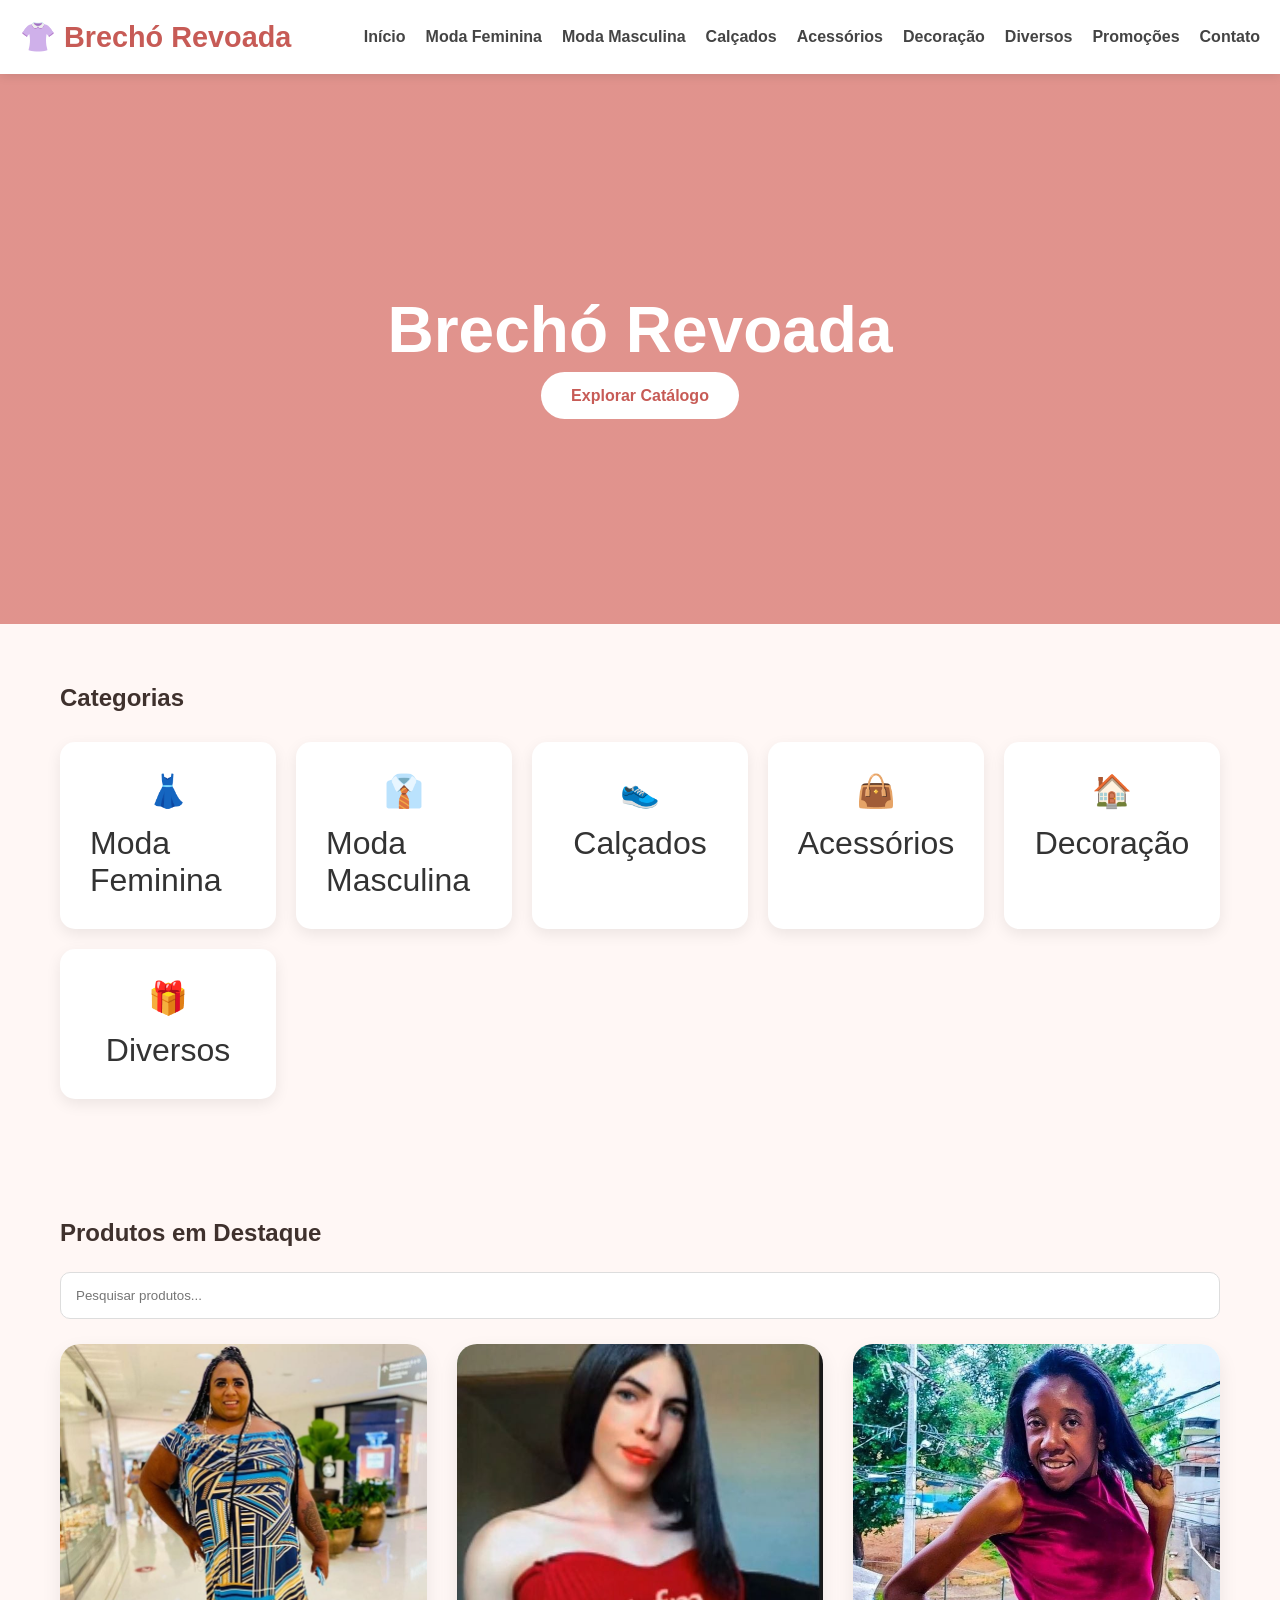
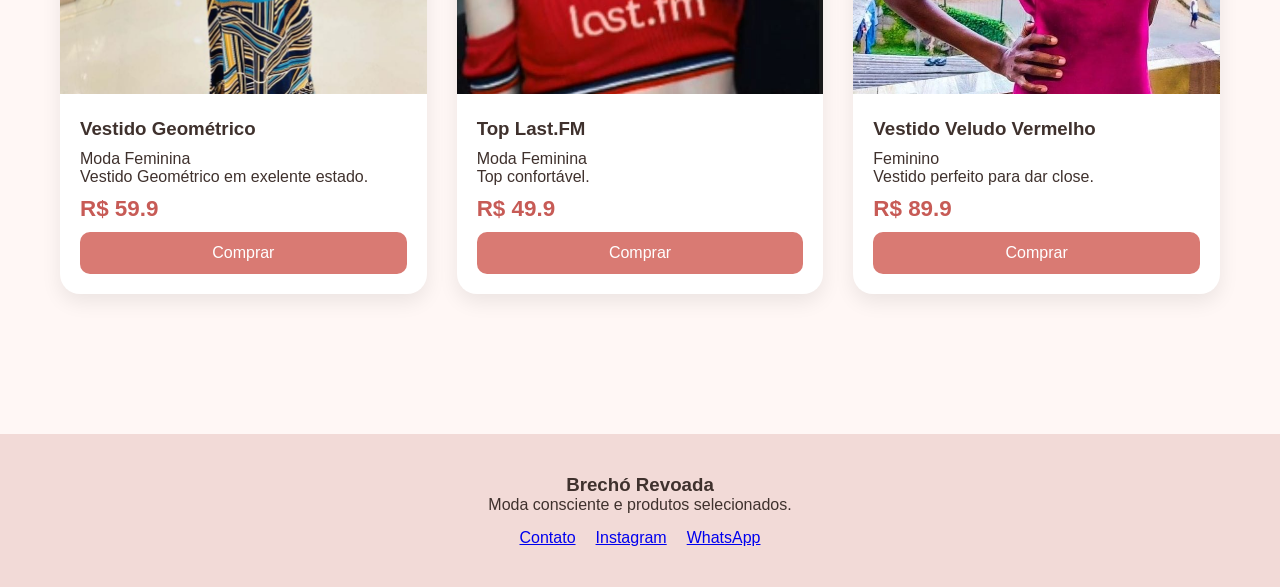
<file: index.html>
<!DOCTYPE html>
<html lang="pt-BR">

<head>
<meta charset="UTF-8">
<meta name="viewport" content="width=device-width, initial-scale=1.0">

<title>Brechó Revoada</title>

<link rel="stylesheet" href="css/style.css">

<script defer src="js/produtos.js"></script>
<script defer src="js/script.js"></script>

</head>

<body>

<header>

<div class="logo">

👚 Brechó Revoada

</div>

<button class="menu-btn" onclick="toggleMenu()">

☰

</button>

<nav id="menu">

<a href="index.html">Início</a>

<a href="feminino.html">Moda Feminina</a>

<a href="masculino.html">Moda Masculina</a>

<a href="calcados.html">Calçados</a>

<a href="acessorios.html">Acessórios</a>

<a href="decoracao.html">Decoração</a>

<a href="diversos.html">Diversos</a>

<a href="promocoes.html">Promoções</a>

<a href="contato.html">Contato</a>

</nav>

</header>

<section class="hero">

<div class="hero-content">

<h1>Brechó Revoada</h1>

<p>


<a href="#produtos" class="btn">

Explorar Catálogo

</a>

</div>

</section>

<section class="categorias">

<h2>Categorias</h2>

<div class="categoria-grid">

<a href="feminino.html" class="categoria-card">
👗
<span>Moda Feminina</span>
</a>

<a href="masculino.html" class="categoria-card">
👔
<span>Moda Masculina</span>
</a>

<a href="calcados.html" class="categoria-card">
👟
<span>Calçados</span>
</a>

<a href="acessorios.html" class="categoria-card">
👜
<span>Acessórios</span>
</a>

<a href="decoracao.html" class="categoria-card">
🏠
<span>Decoração</span>
</a>

<a href="diversos.html" class="categoria-card">
🎁
<span>Diversos</span>
</a>

</div>

</section>

<section id="produtos">

<h2>Produtos em Destaque</h2>

<input
type="text"
id="pesquisa"
placeholder="Pesquisar produtos..."
onkeyup="pesquisarProdutos()">

<div id="lista-produtos">

</div>

</section>

<footer>

<h3>Brechó Revoada</h3>

<p>
Moda consciente e produtos selecionados.
</p>

<div class="footer-links">

<a href="contato.html">
Contato
</a>

<a href="#">
Instagram
</a>

<a href="#">
WhatsApp
</a>

</div>

</footer>

</body>

</html>
</file>
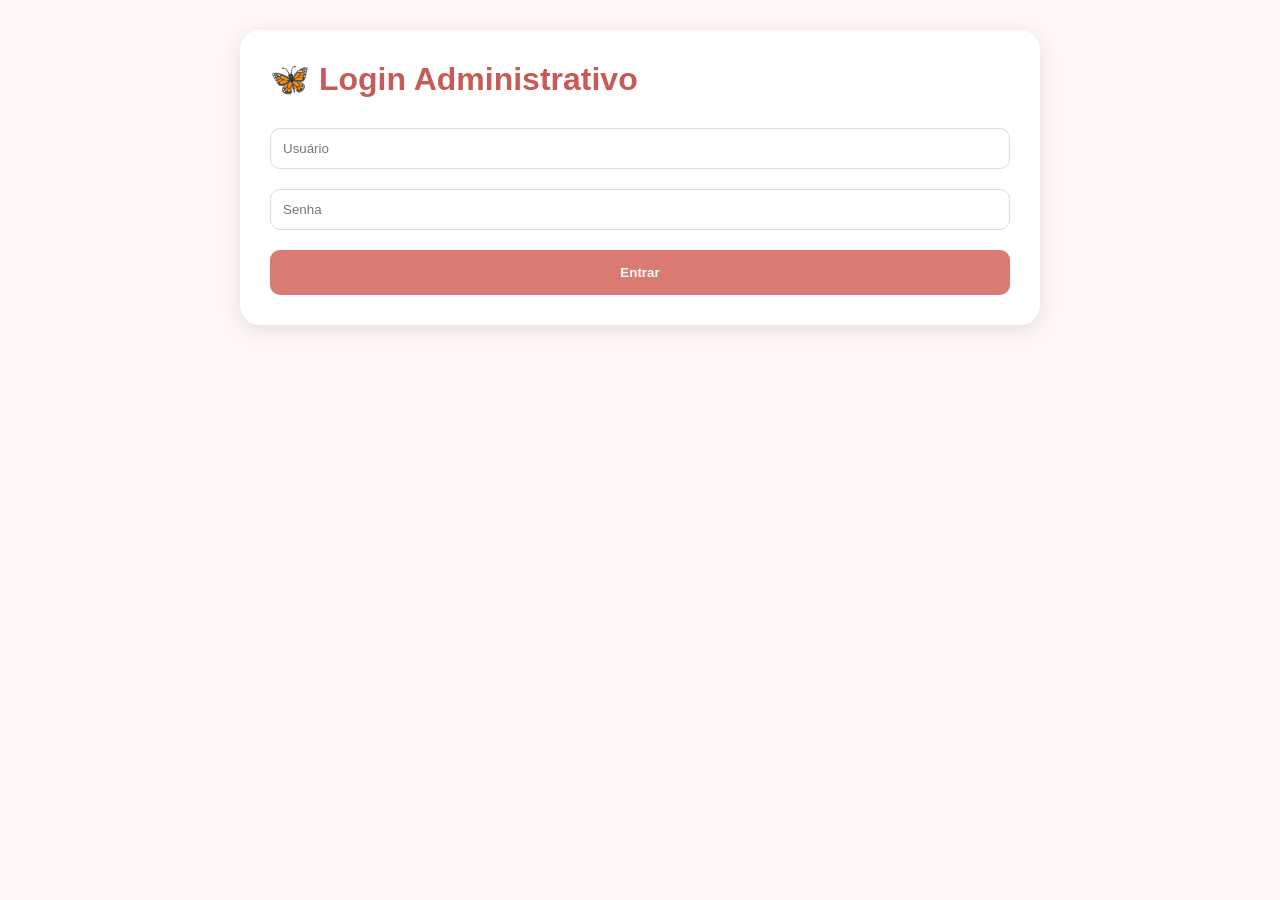
<file: admin.html>
<!DOCTYPE html>
<html lang="pt-BR">

<head>

<meta charset="UTF-8">
<meta name="viewport" content="width=device-width, initial-scale=1.0">

<title>Painel Administrativo</title>

<style>

*{
margin:0;
padding:0;
box-sizing:border-box;
font-family:Arial,sans-serif;
}

body{

background:#fff7f5;

padding:30px;

}

.login-box,
.admin-box{

max-width:800px;

margin:auto;

background:white;

padding:30px;

border-radius:20px;

box-shadow:0 5px 20px rgba(0,0,0,.1);

}

h1{

color:#c75b56;

margin-bottom:20px;

}

input,
textarea,
select{

width:100%;

padding:12px;

margin:10px 0;

border:1px solid #ddd;

border-radius:10px;

}

button{

background:#d97a73;

color:white;

border:none;

padding:15px;

width:100%;

border-radius:10px;

cursor:pointer;

font-weight:bold;

margin-top:10px;

}

button:hover{

background:#c75b56;

}

#adminPanel{

display:none;

}

#preview{

max-width:300px;

margin-top:20px;

display:none;

border-radius:15px;

}

pre{

background:#f7f7f7;

padding:20px;

overflow:auto;

border-radius:10px;

margin-top:20px;

}

.copy-btn{

background:#28a745;

}

</style>

</head>

<body>

<div class="login-box" id="loginBox">

<h1>
🦋 Login Administrativo
</h1>

<input
type="text"
id="usuario"
placeholder="Usuário">

<input
type="password"
id="senha"
placeholder="Senha">

<button onclick="login()">

Entrar

</button>

</div>

<div class="admin-box" id="adminPanel">

<h1>
Painel Administrativo
</h1>

<input
type="text"
id="nome"
placeholder="Nome do Produto">

<input
type="number"
id="preco"
placeholder="Preço">

<select id="categoria">

<option>Moda Feminina</option>

<option>Moda Masculina</option>

<option>Calçados</option>

<option>Acessórios</option>

<option>Decoração</option>

<option>Diversos</option>

</select>

<textarea
id="descricao"
placeholder="Descrição do produto"></textarea>

<input
type="text"
id="imagem"
placeholder="URL da imagem"
onkeyup="atualizarPreview()">

<img id="preview">

<button onclick="gerarJSON()">

Gerar Produto

</button>

<pre id="resultado"></pre>

<button
class="copy-btn"
onclick="copiarJSON()">

Copiar JSON

</button>

</div>

<script>

const LOGIN = "admin";
const SENHA = "revoada123";

function login(){

let usuario =
document
.getElementById("usuario")
.value;

let senha =
document
.getElementById("senha")
.value;

if(
usuario === LOGIN &&
senha === SENHA
){

document
.getElementById("loginBox")
.style.display="none";

document
.getElementById("adminPanel")
.style.display="block";

}
else{

alert("Usuário ou senha inválidos.");

}

}

function atualizarPreview(){

const imagem =
document.getElementById("imagem").value;

const preview =
document.getElementById("preview");

if(imagem){

preview.src = imagem;
preview.style.display = "block";

}

}

function gerarJSON(){

const produto = {

id: Date.now(),

nome:
document.getElementById("nome").value,

categoria:
document.getElementById("categoria").value,

preco:
parseFloat(
document
.getElementById("preco")
.value
),

descricao:
document
.getElementById("descricao")
.value,

imagem:
document
.getElementById("imagem")
.value

};

document
.getElementById("resultado")
.textContent =
JSON.stringify(produto,null,2);

}

function copiarJSON(){

const texto =
document
.getElementById("resultado")
.textContent;

navigator.clipboard.writeText(texto);

alert("JSON copiado!");

}

</script>

</body>

</html>
</file>
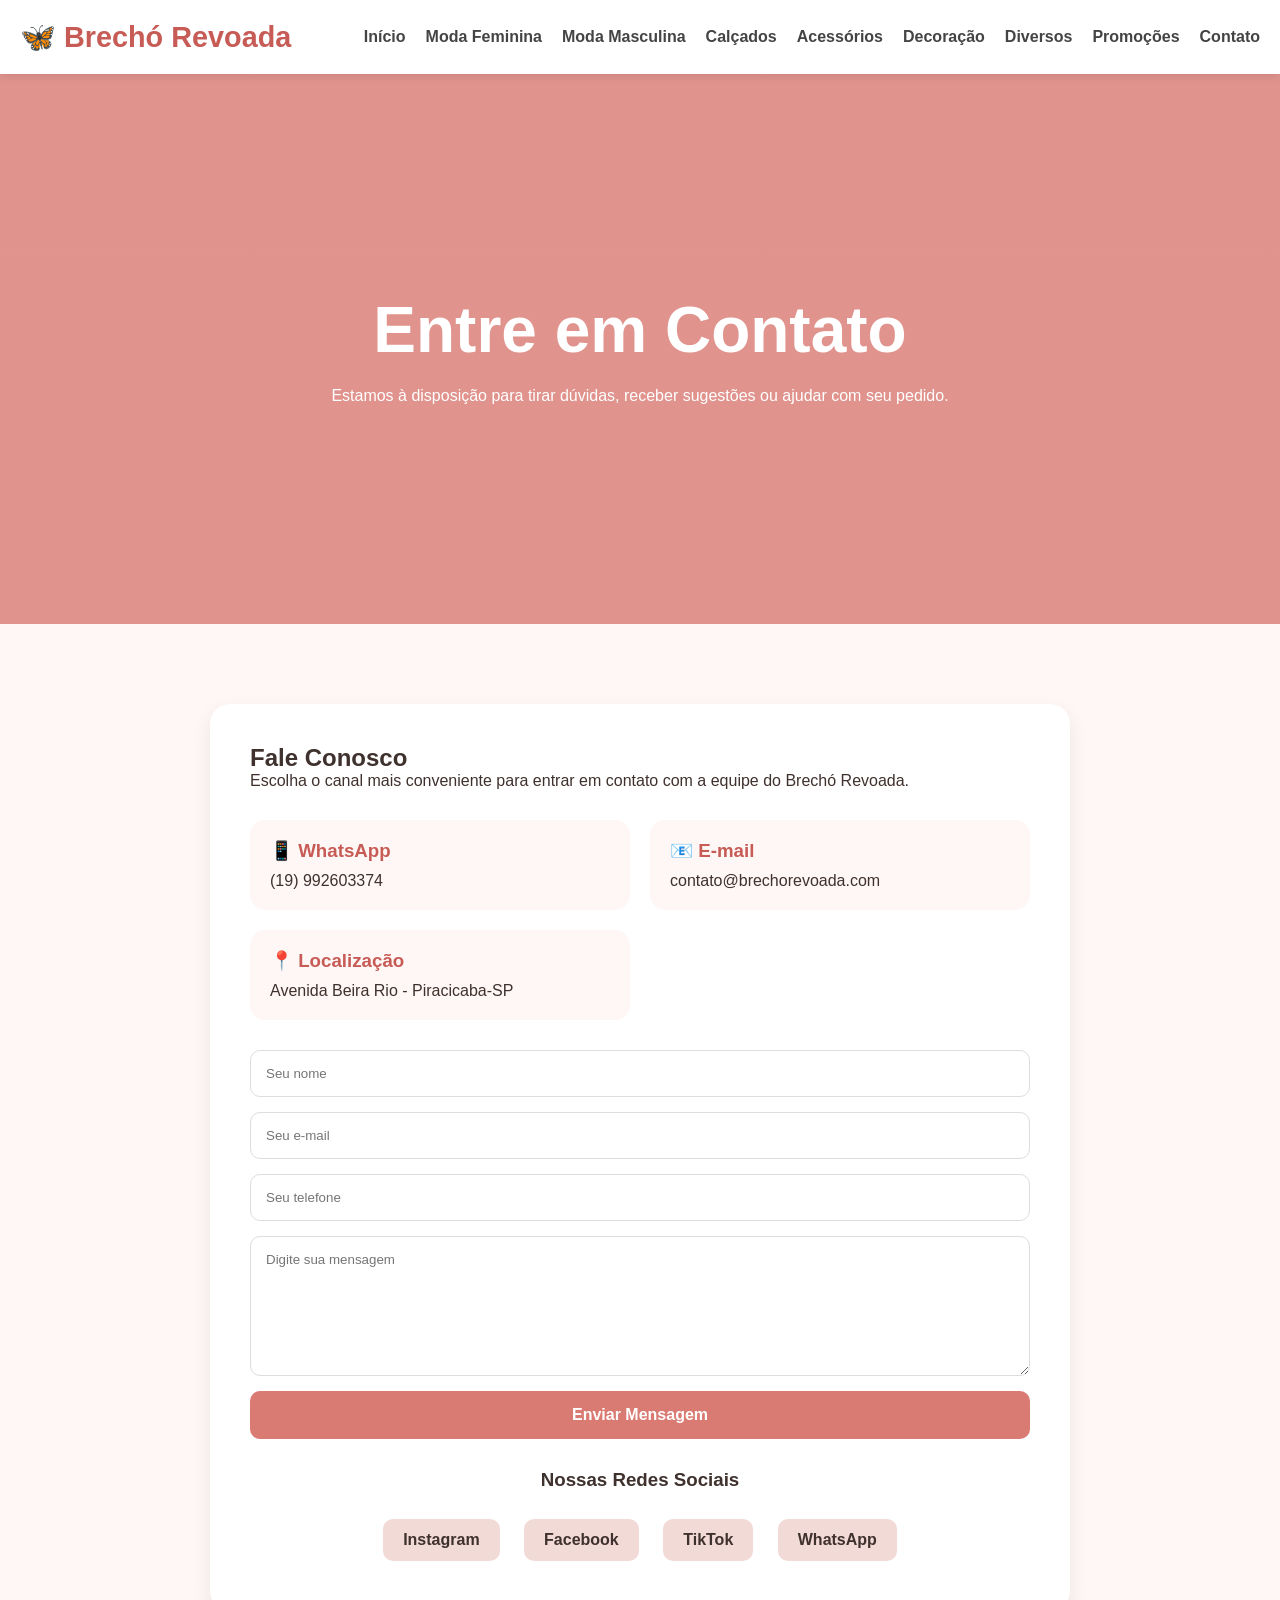
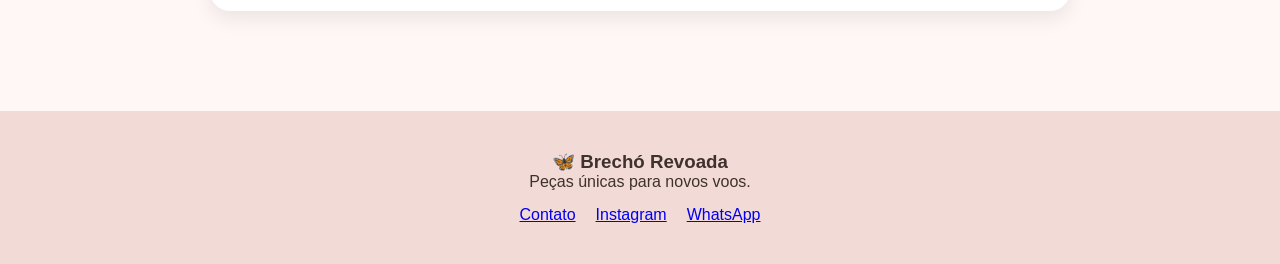
<file: contato.html>
<!DOCTYPE html>
<html lang="pt-BR">

<head>

<meta charset="UTF-8">
<meta name="viewport" content="width=device-width, initial-scale=1.0">

<title>Contato | Brechó Revoada</title>

<link rel="stylesheet" href="css/style.css">

<style>

.contato-container{
    max-width:900px;
    margin:60px auto;
    padding:20px;
}

.contato-card{
    background:white;
    padding:40px;
    border-radius:20px;
    box-shadow:0 8px 20px rgba(0,0,0,.08);
}

.contato-grid{
    display:grid;
    grid-template-columns:repeat(auto-fit,minmax(250px,1fr));
    gap:20px;
    margin:30px 0;
}

.info-box{
    background:#fff7f5;
    padding:20px;
    border-radius:15px;
}

.info-box h3{
    color:#c75b56;
    margin-bottom:10px;
}

.formulario{
    display:flex;
    flex-direction:column;
    gap:15px;
    margin-top:30px;
}

.formulario input,
.formulario textarea{

    padding:15px;

    border:1px solid #ddd;

    border-radius:10px;

    width:100%;
}

.formulario textarea{
    min-height:140px;
    resize:vertical;
}

.formulario button{

    background:#d97a73;

    color:white;

    border:none;

    padding:15px;

    border-radius:10px;

    cursor:pointer;

    font-size:16px;

    font-weight:bold;
}

.formulario button:hover{
    background:#c75b56;
}

.redes{
    margin-top:30px;
    text-align:center;
}

.redes a{

    display:inline-block;

    margin:10px;

    padding:12px 20px;

    text-decoration:none;

    border-radius:10px;

    background:#f2dad7;

    color:#3f312d;

    font-weight:bold;
}

</style>

</head>

<body>

<header>

<div class="logo">
🦋 Brechó Revoada
</div>

<button class="menu-btn" onclick="toggleMenu()">
☰
</button>

<nav id="menu">

<a href="index.html">Início</a>
<a href="feminino.html">Moda Feminina</a>
<a href="masculino.html">Moda Masculina</a>
<a href="calcados.html">Calçados</a>
<a href="acessorios.html">Acessórios</a>
<a href="decoracao.html">Decoração</a>
<a href="diversos.html">Diversos</a>
<a href="promocoes.html">Promoções</a>
<a href="contato.html">Contato</a>

</nav>

</header>

<section class="hero">

<div class="hero-content">

<h1>Entre em Contato</h1>

<p>
Estamos à disposição para tirar dúvidas, receber sugestões ou ajudar com seu pedido.
</p>

</div>

</section>

<section class="contato-container">

<div class="contato-card">

<h2>Fale Conosco</h2>

<p>
Escolha o canal mais conveniente para entrar em contato com a equipe do Brechó Revoada.
</p>

<div class="contato-grid">

<div class="info-box">

<h3>📱 WhatsApp</h3>

<p>
(19) 992603374
</p>

</div>

<div class="info-box">

<h3>📧 E-mail</h3>

<p>
contato@brechorevoada.com
</p>

</div>

<div class="info-box">

<h3>📍 Localização</h3>

<p>
Avenida Beira Rio - Piracicaba-SP
</p>

</div>

</div>

<form class="formulario">

<input
type="text"
placeholder="Seu nome">

<input
type="email"
placeholder="Seu e-mail">

<input
type="tel"
placeholder="Seu telefone">

<textarea
placeholder="Digite sua mensagem"></textarea>

<button type="submit">

Enviar Mensagem

</button>

</form>

<div class="redes">

<h3>Nossas Redes Sociais</h3>

<br>

<a href="https://instagram.com/pedr.o6kk">
Instagram
</a>

<a href="#">
Facebook
</a>

<a href="#">
TikTok
</a>

<a href="https://wa.me/5519999999999" target="_blank">
WhatsApp
</a>

</div>

</div>

</section>

<footer>

<h3>🦋 Brechó Revoada</h3>

<p>
Peças únicas para novos voos.
</p>

<div class="footer-links">

<a href="contato.html">Contato</a>
<a href="#">Instagram</a>
<a href="#">WhatsApp</a>

</div>

</footer>

<script>

function toggleMenu(){

document
.getElementById("menu")
.classList
.toggle("active");

}

document
.querySelector(".formulario")
.addEventListener("submit", function(e){

e.preventDefault();

alert(
"Mensagem enviada com sucesso! Entraremos em contato em breve."
);

});

</script>

</body>

</html>
</file>
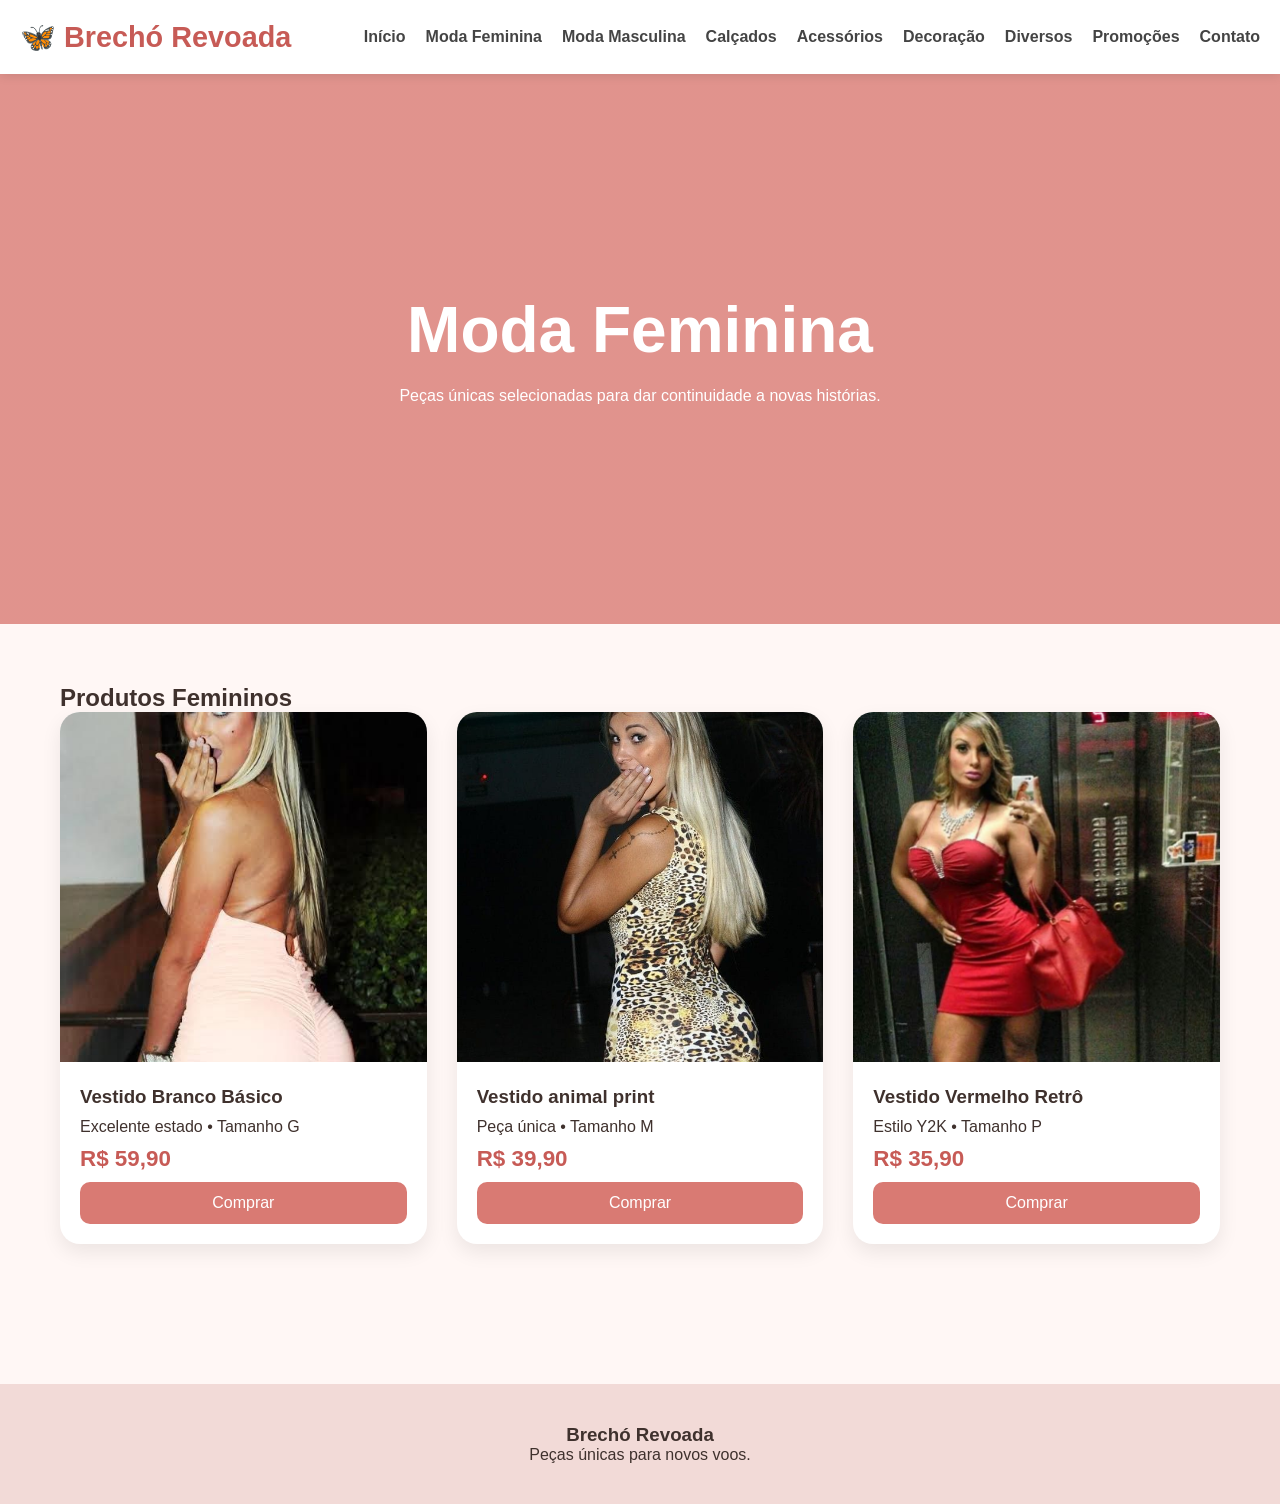
<file: feminino.html>
<!DOCTYPE html>
<html lang="pt-BR">

<head>

<meta charset="UTF-8">
<meta name="viewport" content="width=device-width, initial-scale=1.0">

<title>Moda Feminina | Brechó Revoada</title>

<link rel="stylesheet" href="css/style.css">

</head>

<body>

<header>

<div class="logo">
🦋 Brechó Revoada
</div>

<button class="menu-btn" onclick="toggleMenu()">
☰
</button>

<nav id="menu">

<a href="index.html">Início</a>
<a href="feminino.html">Moda Feminina</a>
<a href="masculino.html">Moda Masculina</a>
<a href="calcados.html">Calçados</a>
<a href="acessorios.html">Acessórios</a>
<a href="decoracao.html">Decoração</a>
<a href="diversos.html">Diversos</a>
<a href="promocoes.html">Promoções</a>
<a href="contato.html">Contato</a>

</nav>

</header>

<section class="hero">

<div class="hero-content">

<h1>Moda Feminina</h1>

<p>
Peças únicas selecionadas para dar continuidade a novas histórias.
</p>

</div>

</section>

<section id="produtos">

<h2>Produtos Femininos</h2>

<div class="produtos-grid">

<div class="produto">

<img src="branco.jpeg">

<div class="produto-info">

<h3>Vestido Branco Básico</h3>

<p>Excelente estado • Tamanho G</p>

<div class="preco">
R$ 59,90
</div>

<a
class="comprar"
target="_blank"
href="https://wa.me/5519992603374?text=Olá! Tenho interesse no vestido branco">

Comprar

</a>

</div>

</div>

<div class="produto">

<img src="onca.jpeg">

<div class="produto-info">

<h3>Vestido animal print</h3>

<p>Peça única • Tamanho M</p>

<div class="preco">
R$ 39,90
</div>

<a
class="comprar"
target="_blank"
href="https://wa.me/5519999999999?text=Olá! Tenho interesse na Blusa Casual Feminina">

Comprar

</a>

</div>

</div>

<div class="produto">

<img src="vermelho.jpeg">

<div class="produto-info">

<h3>Vestido Vermelho Retrô</h3>

<p>Estilo Y2K • Tamanho P</p>

<div class="preco">
R$ 35,90
</div>

<a
class="comprar"
target="_blank"
href="https://wa.me/5519999999999?text=Olá! Tenho interesse no Top Vermelho Retrô">

Comprar

</a>

</div>

</div>

</div>

</section>

<footer>

<h3>Brechó Revoada</h3>

<p>
Peças únicas para novos voos.
</p>

</footer>

<script>

function toggleMenu(){

document
.getElementById("menu")
.classList
.toggle("active");

}

</script>

</body>

</html>
</file>
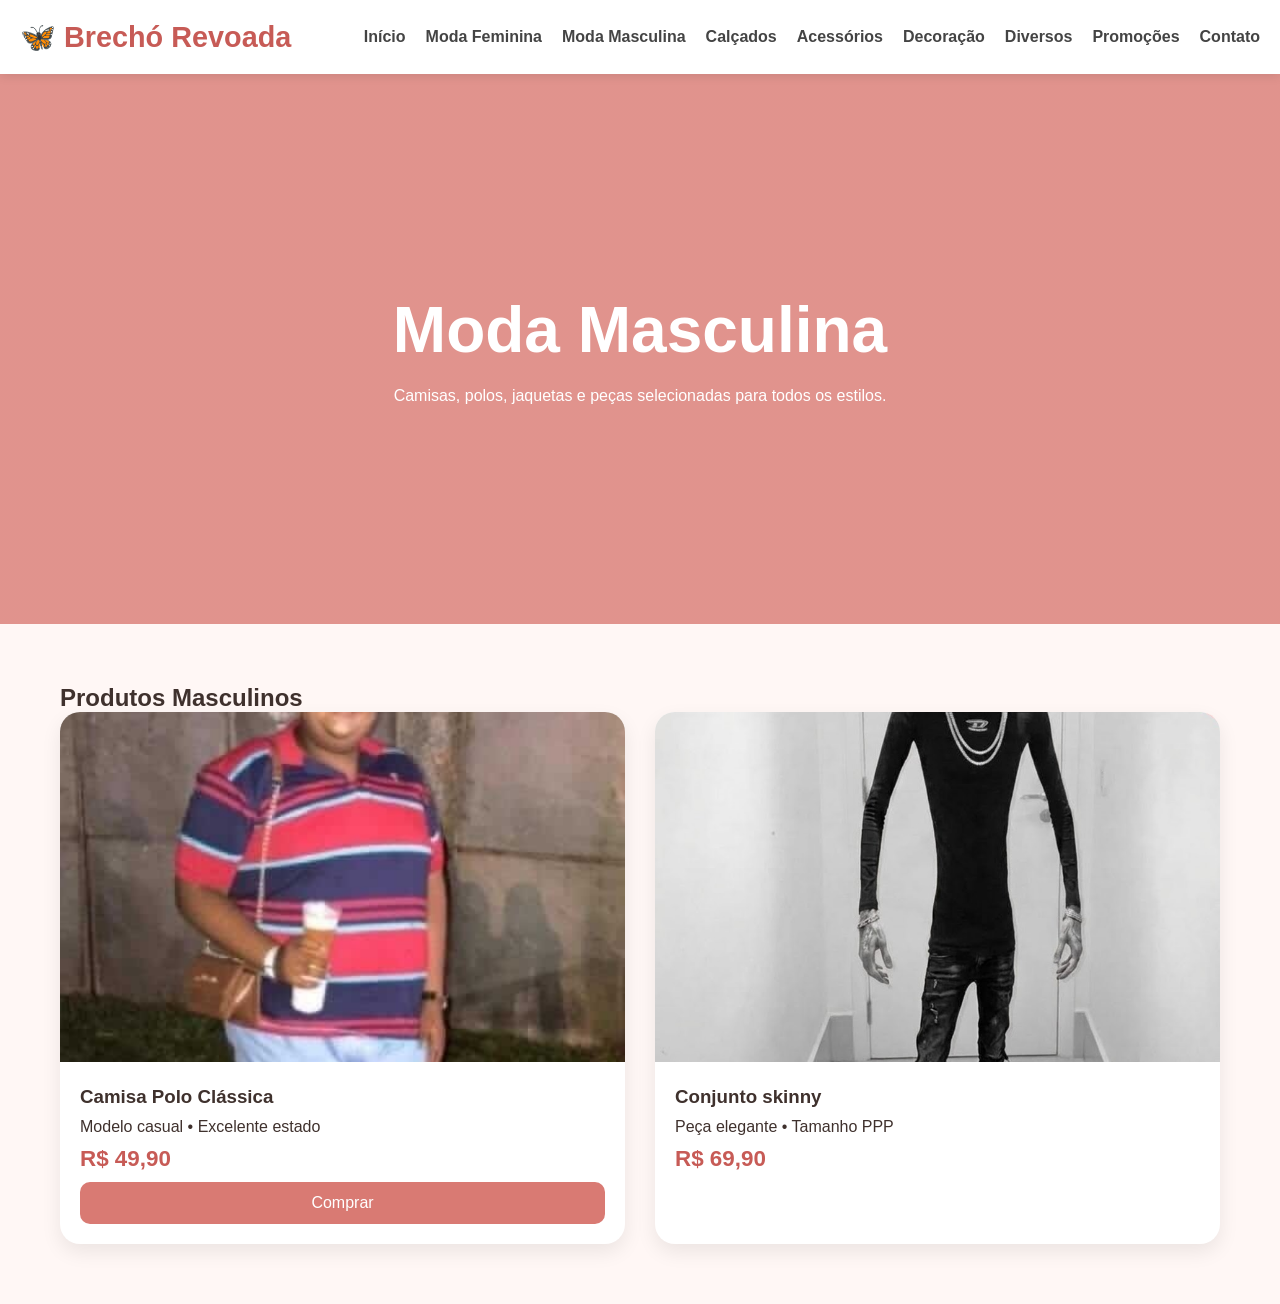
<file: masculino.html>
<!DOCTYPE html>
<html lang="pt-BR">

<head>

<meta charset="UTF-8">
<meta name="viewport" content="width=device-width, initial-scale=1.0">

<title>Moda Masculina | Brechó Revoada</title>

<link rel="stylesheet" href="css/style.css">

</head>

<body>

<header>

<div class="logo">
🦋 Brechó Revoada
</div>

<button class="menu-btn" onclick="toggleMenu()">
☰
</button>

<nav id="menu">

<a href="index.html">Início</a>
<a href="feminino.html">Moda Feminina</a>
<a href="masculino.html">Moda Masculina</a>
<a href="calcados.html">Calçados</a>
<a href="acessorios.html">Acessórios</a>
<a href="decoracao.html">Decoração</a>
<a href="diversos.html">Diversos</a>
<a href="promocoes.html">Promoções</a>
<a href="contato.html">Contato</a>

</nav>

</header>

<section class="hero">

<div class="hero-content">

<h1>Moda Masculina</h1>

<p>
Camisas, polos, jaquetas e peças selecionadas para todos os estilos.
</p>

</div>

</section>

<section id="produtos">

<h2>Produtos Masculinos</h2>

<div class="produtos-grid">

<div class="produto">

<img src="camisa-polo.jpg">

<div class="produto-info">

<h3>Camisa Polo Clássica</h3>

<p>Modelo casual • Excelente estado</p>

<div class="preco">
R$ 49,90
</div>

<a
class="comprar"
target="_blank"
href="https://wa.me/5519999999999?text=Olá! Tenho interesse na Camisa Polo Clássica">

Comprar

</a>

</div>

</div>

<div class="produto">

<img src="paiva.jpeg">

<div class="produto-info">

<h3>Conjunto skinny </h3>

<p>Peça elegante • Tamanho PPP</p>

<div class="preco">
R$ 69,90
</div>

<a
class="comprar"
target="_blank"
href="https://wa.me/5519999999999
</file>
<file: css/style.css>
*{
margin:0;
padding:0;
box-sizing:border-box;
font-family:Arial,sans-serif;
}

body{
background:#fff7f5;
color:#3f312d;
}

header{

background:white;

padding:20px;

display:flex;

justify-content:space-between;

align-items:center;

box-shadow:0 2px 10px rgba(0,0,0,.1);

position:sticky;

top:0;
z-index:999;

}

.logo{
font-size:1.8rem;
font-weight:bold;
color:#c75b56;
}

.menu-btn{
display:none;
}

nav{
display:flex;
gap:20px;
}

nav a{

text-decoration:none;

color:#444;

font-weight:bold;

}

.hero{

height:550px;

display:flex;

justify-content:center;

align-items:center;

background:
linear-gradient(
rgba(217,122,115,.8),
rgba(217,122,115,.8)),

url('https://images.unsplash.com/photo-1483985988355-763728e1935b');

background-size:cover;
background-position:center;

color:white;

text-align:center;

}

.hero h1{
font-size:4rem;
margin-bottom:20px;
}

.btn{

background:white;

padding:15px 30px;

border-radius:30px;

text-decoration:none;

color:#c75b56;

font-weight:bold;

}

.categorias{

padding:60px 20px;

max-width:1200px;

margin:auto;

}

.categoria-grid{

display:grid;

grid-template-columns:
repeat(auto-fit,minmax(180px,1fr));

gap:20px;

margin-top:30px;

}

.categoria-card{

background:white;

padding:30px;

border-radius:15px;

text-decoration:none;

color:#333;

font-size:2rem;

display:flex;

flex-direction:column;

align-items:center;

gap:15px;

box-shadow:0 5px 15px rgba(0,0,0,.08);

}

#produtos{

max-width:1200px;

margin:auto;

padding:60px 20px;

}

#pesquisa{

width:100%;

padding:15px;

margin:25px 0;

border:1px solid #ddd;

border-radius:10px;

}

.produtos-grid{

display:grid;

grid-template-columns:
repeat(auto-fit,minmax(280px,1fr));

gap:30px;

}

.produto{

background:white;

border-radius:20px;

overflow:hidden;

box-shadow:0 8px 20px rgba(0,0,0,.08);

}

.produto img{

width:100%;
height:350px;
object-fit:cover;

}

.produto-info{
padding:20px;
}

.produto-info h3{
margin-bottom:10px;
}

.preco{

font-size:1.4rem;

font-weight:bold;

color:#c75b56;

margin:10px 0;

}

.comprar{

display:block;

background:#d97a73;

padding:12px;

border-radius:10px;

color:white;

text-decoration:none;

text-align:center;

}

footer{

margin-top:80px;

background:#f2dad7;

padding:40px;

text-align:center;

}

.footer-links{

display:flex;

justify-content:center;

gap:20px;

margin-top:15px;

}

@media(max-width:768px){

.menu-btn{

display:block;

font-size:25px;

border:none;

background:none;

}

nav{

display:none;

position:absolute;

top:80px;

left:0;

width:100%;

background:white;

padding:20px;

flex-direction:column;

}

nav.active{
display:flex;
}

.hero h1{
font-size:2.5rem;
}

}
</file>
